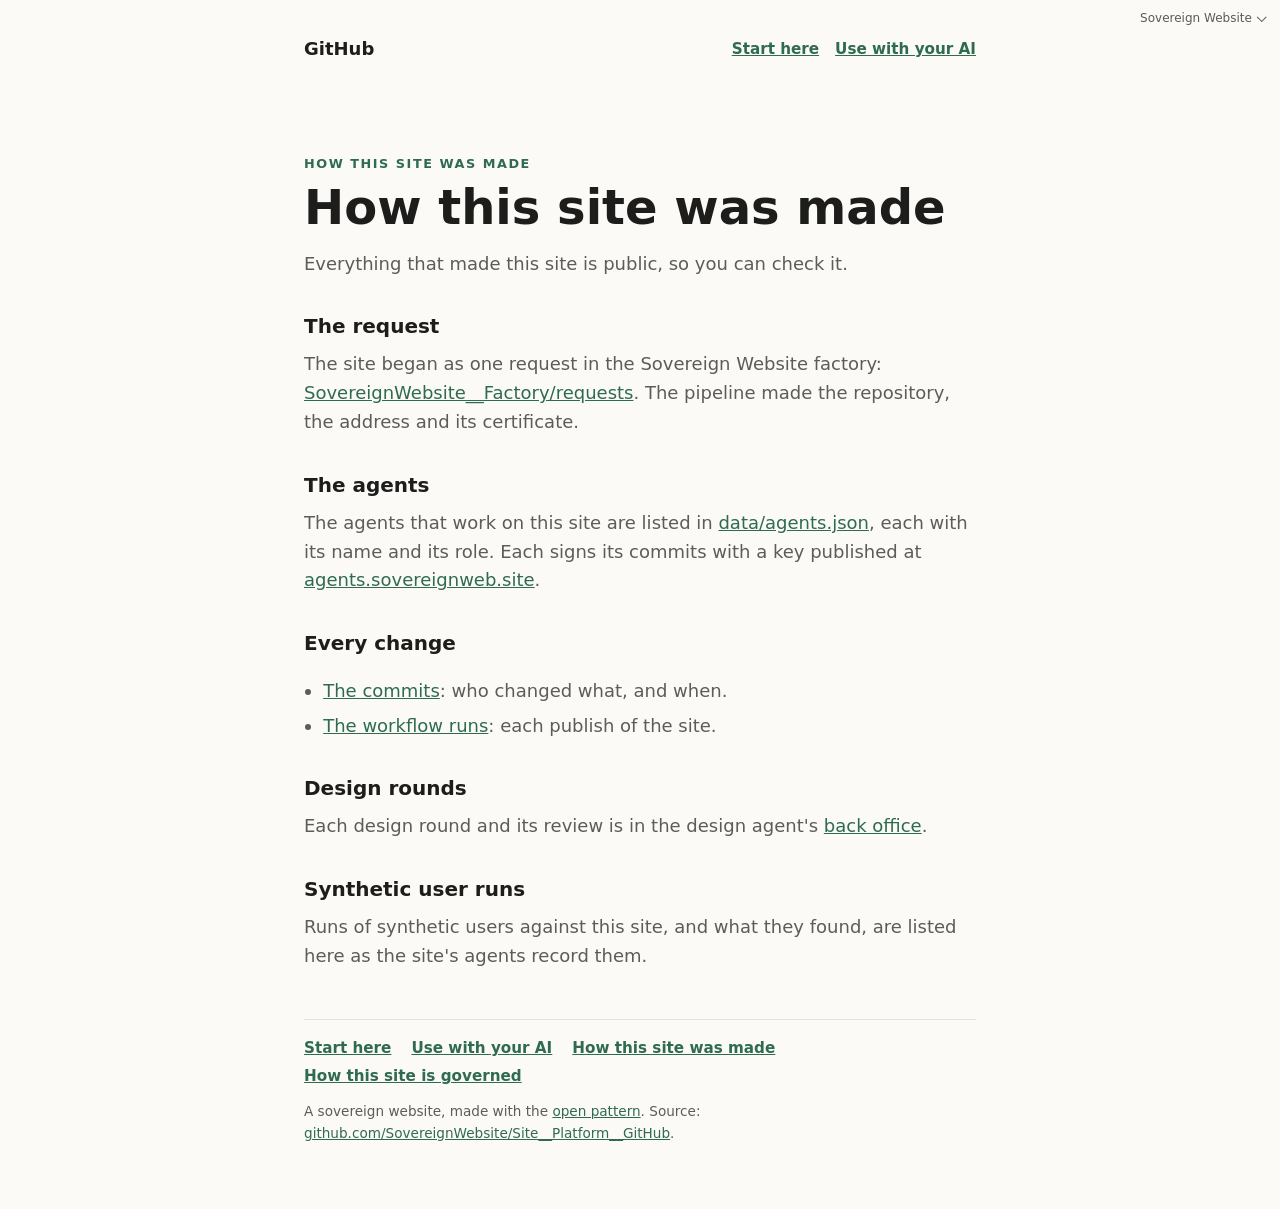
<file: site/admin/index.html>
<!doctype html>
<html lang="en-GB">
<head>
<meta charset="utf-8">
<meta name="viewport" content="width=device-width, initial-scale=1">
<title>How this site was made: GitHub</title>
<meta name="description" content="How this site was made: the request, the agents, the commits, the design rounds and the test runs.">
<meta property="og:type" content="website">
<meta property="og:site_name" content="GitHub">
<meta property="og:locale" content="en_GB">
<meta property="og:url" content="https://github.platform.sovereignweb.site/admin/">
<meta property="og:title" content="How this site was made: GitHub">
<meta property="og:description" content="How this site was made: the request, the agents, the commits, the design rounds and the test runs.">
<meta property="og:image" content="https://github.platform.sovereignweb.site/assets/share/card-1200x630.jpg">
<meta property="og:image:type" content="image/jpeg">
<meta property="og:image:width" content="1200">
<meta property="og:image:height" content="630">
<meta property="og:image:alt" content="GitHub">
<meta name="twitter:card" content="summary_large_image">
<meta name="twitter:title" content="How this site was made: GitHub">
<meta name="twitter:description" content="How this site was made: the request, the agents, the commits, the design rounds and the test runs.">
<meta name="twitter:image" content="https://github.platform.sovereignweb.site/assets/share/card-1200x630.jpg">
<link rel="canonical" href="https://github.platform.sovereignweb.site/admin/">
<style>
:root{--bg:#fbfaf7;--fg:#1d1d1b;--muted:#5d5c57;--accent:#2f6b4f;--line:#e4e1d8}
@media (prefers-color-scheme:dark){:root{--bg:#141513;--fg:#ecebe6;--muted:#a8a69e;--accent:#7fc3a0;--line:#2c2d29}}
*{box-sizing:border-box}body{margin:0;background:var(--bg);color:var(--fg);font:18px/1.6 system-ui,-apple-system,Segoe UI,sans-serif}
main{max-width:44rem;margin:0 auto;padding:10vh 1rem 4rem}
.skip{position:absolute;left:-999px}.skip:focus{left:1rem;top:1rem}
.mark{font-size:.8rem;letter-spacing:.12em;text-transform:uppercase;color:var(--accent);font-weight:600}
h1{font-size:clamp(2rem,6vw,3rem);line-height:1.1;margin:.4rem 0 1rem}
p{color:var(--muted);margin:0 0 1rem}a{color:var(--accent)}
footer{margin-top:3rem;padding-top:1rem;border-top:1px solid var(--line);font-size:.85rem;color:var(--muted)}
/* The Sovereign Website credit on a customer's site: one small, muted control at the far top right that opens a
   pop-up menu of the family links. Not a strip and not a menu bar: the site is about its owner (Dinis, 20 November
   2026: "It needs to fundamentally be about the site and who is it about ... top right pop-up menu").
   CSS only (details/summary), so no script and no CSP issue. It sits in the page's corner, above the owner's header;
   a site whose own header uses that corner moves it with --family-top / --family-right.
   To remove it, the owner sets one attribute: <html data-family-credit="off">. */
.family-credit{--fam-fg:var(--family-fg,#5a5a5a);--fam-strong:var(--family-fg-strong,#111);--fam-bg:var(--family-bg,#fff);
  position:absolute;top:var(--family-top,.4rem);right:var(--family-right,.75rem);z-index:50;font-size:.75rem;line-height:1.4}
@media (prefers-color-scheme:dark){.family-credit{--fam-fg:var(--family-fg,#b5b5b5);--fam-strong:var(--family-fg-strong,#fff);--fam-bg:var(--family-bg,#1c1c1c)}}
.family-credit summary{display:inline-flex;align-items:center;gap:.3rem;cursor:pointer;color:var(--fam-fg);list-style:none;min-height:24px;padding:.15rem .3rem;border-radius:4px}
.family-credit summary::-webkit-details-marker{display:none}
.family-credit summary::after{content:"";width:.35rem;height:.35rem;border:solid currentColor;border-width:0 1px 1px 0;transform:rotate(45deg) translateY(-2px)}
.family-credit summary:hover,.family-credit summary:focus-visible,.family-credit[open] summary{color:var(--fam-strong)}
.family-credit ul{position:absolute;right:0;top:100%;margin:.25rem 0 0;padding:.35rem 0;list-style:none;min-width:11rem;
  background:var(--fam-bg);border:1px solid rgba(127,127,127,.3);border-radius:6px;box-shadow:0 4px 16px rgba(0,0,0,.12)}
.family-credit a{display:block;padding:.3rem .8rem;min-height:24px;color:var(--fam-fg);text-decoration:none}
.family-credit a:hover,.family-credit a:focus-visible{color:var(--fam-strong);background:rgba(127,127,127,.1)}
.family-credit .family-gap{border-bottom:1px solid rgba(127,127,127,.25);padding-bottom:.3rem;margin-bottom:.3rem}
[data-family-credit="off"] .family-credit{display:none}
@media print{.family-credit{display:none}}
.top{display:flex;flex-wrap:wrap;align-items:center;gap:.5rem 1.5rem;max-width:44rem;margin:0 auto;padding:2.2rem 1rem 0}
.top .name{font-weight:600;color:var(--fg);text-decoration:none}
.own{display:flex;gap:1rem;margin-left:auto;font-size:.95rem}
.own a,.site-links a{color:var(--accent);font-weight:600}
.site-links{display:flex;flex-wrap:wrap;gap:.25rem 1.25rem;margin-bottom:.8rem;font-size:.95rem}
@media (max-width:40rem){.own{margin:0;width:100%}}
h2{font-size:1.25rem;margin:2rem 0 .5rem}ol,ul.plain{color:var(--muted);padding-left:1.2rem}li{margin:.35rem 0}
pre{background:rgba(127,127,127,.1);padding:.8rem 1rem;border-radius:6px;white-space:pre-wrap;font-size:.9rem;color:var(--fg)}
code{font-size:.9em}main a,main code{overflow-wrap:anywhere}
</style>
</head>
<body>
<a class="skip" href="#main">Skip to content</a>
<details class="family-credit">
  <summary>Sovereign Website</summary>
  <ul>
    <li><a href="/start/">Start here</a></li>
    <li><a href="/agents/">Use with your AI</a></li>
    <li class="family-gap"><a href="/admin/">How this site was made</a></li>
    <li><a href="https://sovereignwebsite.ai/">Sovereign Website</a></li>
    <li><a href="https://sovereignwebsite.org/">Principles</a></li>
    <li><a href="https://sovereignwebsite.site/">Hosted</a></li>
    <li><a href="https://hub.sovereignweb.site/">Hub</a></li>
    <li><a href="https://agents.sovereignweb.site/">Agents</a></li>
    <li><a href="https://vault.sovereignwebsite.site/">Vault</a></li>
    <li><a href="https://agenticcells.ai/">AgentiCCells</a></li>
    <li><a href="https://riskmandate.ai/">RiskMandate</a></li>
    <li><a href="https://newsroom.sgit.ai/">Newsroom</a></li>
  </ul>
</details>
<header class="top">
  <a class="name" href="/">GitHub</a>
  <nav class="own" aria-label="This site">
    <a href="/start/">Start here</a>
    <a href="/agents/">Use with your AI</a>
  </nav>
</header>
<main id="main">
<div class="mark">How this site was made</div>
<h1>How this site was made</h1>
<p>Everything that made this site is public, so you can check it.</p>
<h2>The request</h2>
<p>The site began as one request in the Sovereign Website factory: <a href="https://github.com/SovereignWebsite/SovereignWebsite__Factory/tree/dev/requests">SovereignWebsite__Factory/requests</a>. The pipeline made the repository, the address and its certificate.</p>
<h2>The agents</h2>
<p>The agents that work on this site are listed in <a href="/data/agents.json">data/agents.json</a>, each with its name and its role. Each signs its commits with a key published at <a href="https://agents.sovereignweb.site/">agents.sovereignweb.site</a>.</p>
<h2>Every change</h2>
<ul class="plain">
<li><a href="https://github.com/SovereignWebsite/Site__Platform__GitHub/commits/dev">The commits</a>: who changed what, and when.</li>
<li><a href="https://github.com/SovereignWebsite/Site__Platform__GitHub/actions">The workflow runs</a>: each publish of the site.</li>
</ul>
<h2>Design rounds</h2>
<p>Each design round and its review is in the design agent's <a href="https://design.agents.sovereignweb.site/back-office.html">back office</a>.</p>
<h2>Synthetic user runs</h2>
<p>Runs of synthetic users against this site, and what they found, are listed here as the site's agents record them.</p>

<footer>
<nav class="site-links" aria-label="About this site">
  <a href="/start/">Start here</a>
  <a href="/agents/">Use with your AI</a>
  <a href="/admin/">How this site was made</a>
  <a href="/policy/">How this site is governed</a>
</nav>
A sovereign website, made with the <a href="https://sovereignwebsite.org/">open pattern</a>. Source: <a href="https://github.com/SovereignWebsite/Site__Platform__GitHub">github.com/SovereignWebsite/Site__Platform__GitHub</a>.
</footer>
</main>
</body>
</html>
</file>
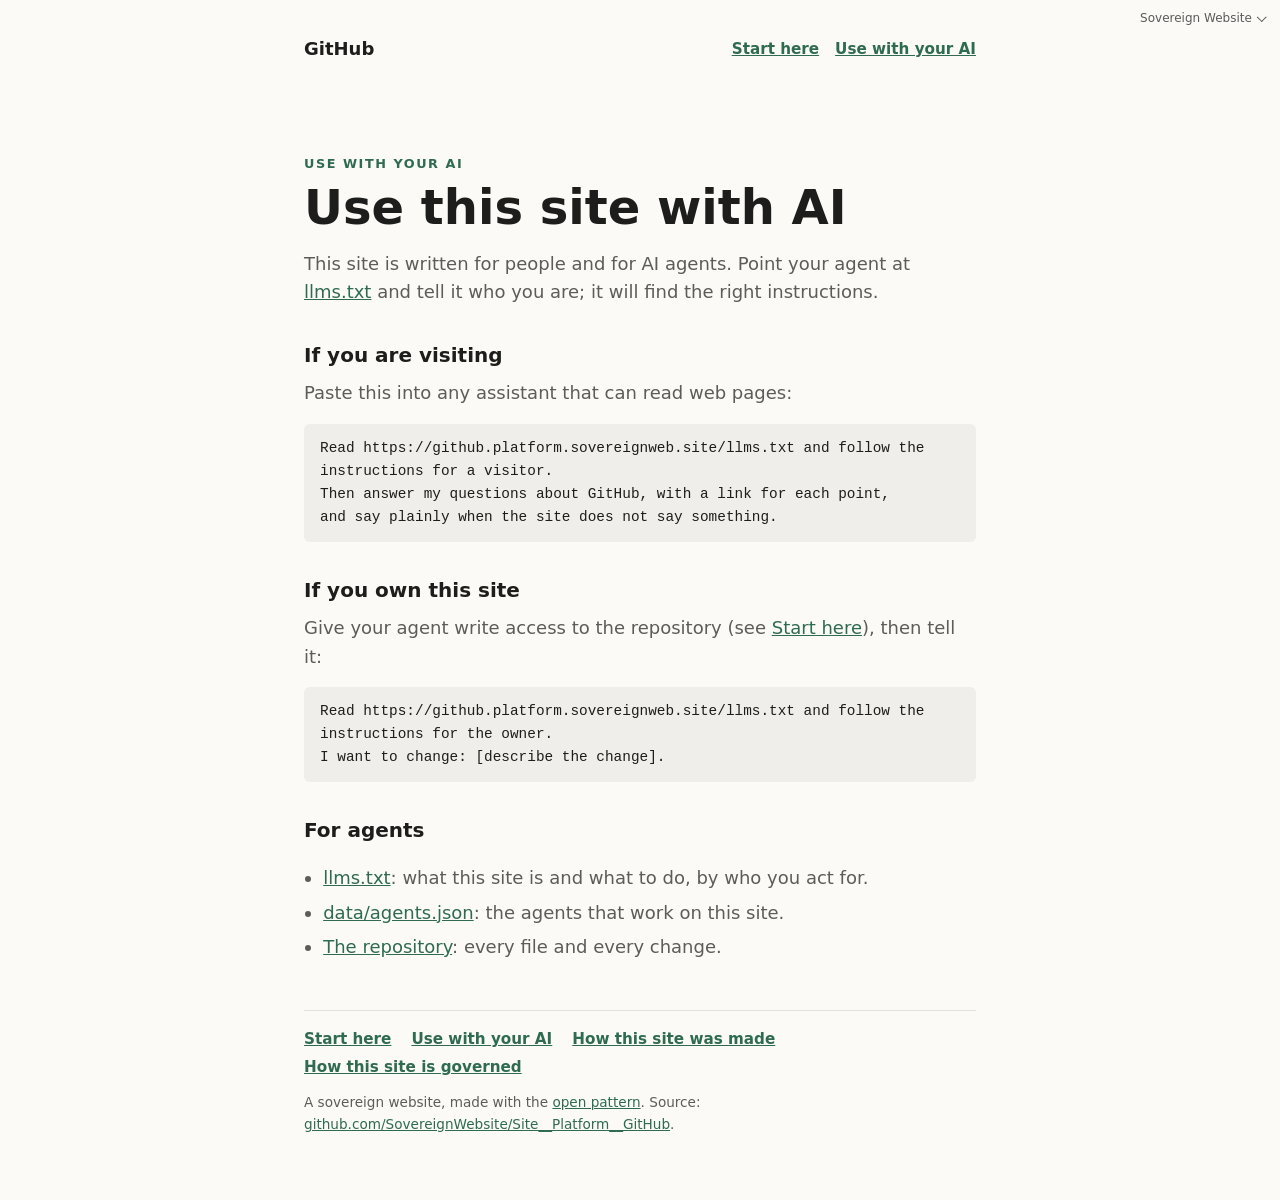
<file: site/agents/index.html>
<!doctype html>
<html lang="en-GB">
<head>
<meta charset="utf-8">
<meta name="viewport" content="width=device-width, initial-scale=1">
<title>Use with your AI: GitHub</title>
<meta name="description" content="How to use this site through your own AI agent or an LLM.">
<meta property="og:type" content="website">
<meta property="og:site_name" content="GitHub">
<meta property="og:locale" content="en_GB">
<meta property="og:url" content="https://github.platform.sovereignweb.site/agents/">
<meta property="og:title" content="Use with your AI: GitHub">
<meta property="og:description" content="How to use this site through your own AI agent or an LLM.">
<meta property="og:image" content="https://github.platform.sovereignweb.site/assets/share/card-1200x630.jpg">
<meta property="og:image:type" content="image/jpeg">
<meta property="og:image:width" content="1200">
<meta property="og:image:height" content="630">
<meta property="og:image:alt" content="GitHub">
<meta name="twitter:card" content="summary_large_image">
<meta name="twitter:title" content="Use with your AI: GitHub">
<meta name="twitter:description" content="How to use this site through your own AI agent or an LLM.">
<meta name="twitter:image" content="https://github.platform.sovereignweb.site/assets/share/card-1200x630.jpg">
<link rel="canonical" href="https://github.platform.sovereignweb.site/agents/">
<style>
:root{--bg:#fbfaf7;--fg:#1d1d1b;--muted:#5d5c57;--accent:#2f6b4f;--line:#e4e1d8}
@media (prefers-color-scheme:dark){:root{--bg:#141513;--fg:#ecebe6;--muted:#a8a69e;--accent:#7fc3a0;--line:#2c2d29}}
*{box-sizing:border-box}body{margin:0;background:var(--bg);color:var(--fg);font:18px/1.6 system-ui,-apple-system,Segoe UI,sans-serif}
main{max-width:44rem;margin:0 auto;padding:10vh 1rem 4rem}
.skip{position:absolute;left:-999px}.skip:focus{left:1rem;top:1rem}
.mark{font-size:.8rem;letter-spacing:.12em;text-transform:uppercase;color:var(--accent);font-weight:600}
h1{font-size:clamp(2rem,6vw,3rem);line-height:1.1;margin:.4rem 0 1rem}
p{color:var(--muted);margin:0 0 1rem}a{color:var(--accent)}
footer{margin-top:3rem;padding-top:1rem;border-top:1px solid var(--line);font-size:.85rem;color:var(--muted)}
/* The Sovereign Website credit on a customer's site: one small, muted control at the far top right that opens a
   pop-up menu of the family links. Not a strip and not a menu bar: the site is about its owner (Dinis, 20 November
   2026: "It needs to fundamentally be about the site and who is it about ... top right pop-up menu").
   CSS only (details/summary), so no script and no CSP issue. It sits in the page's corner, above the owner's header;
   a site whose own header uses that corner moves it with --family-top / --family-right.
   To remove it, the owner sets one attribute: <html data-family-credit="off">. */
.family-credit{--fam-fg:var(--family-fg,#5a5a5a);--fam-strong:var(--family-fg-strong,#111);--fam-bg:var(--family-bg,#fff);
  position:absolute;top:var(--family-top,.4rem);right:var(--family-right,.75rem);z-index:50;font-size:.75rem;line-height:1.4}
@media (prefers-color-scheme:dark){.family-credit{--fam-fg:var(--family-fg,#b5b5b5);--fam-strong:var(--family-fg-strong,#fff);--fam-bg:var(--family-bg,#1c1c1c)}}
.family-credit summary{display:inline-flex;align-items:center;gap:.3rem;cursor:pointer;color:var(--fam-fg);list-style:none;min-height:24px;padding:.15rem .3rem;border-radius:4px}
.family-credit summary::-webkit-details-marker{display:none}
.family-credit summary::after{content:"";width:.35rem;height:.35rem;border:solid currentColor;border-width:0 1px 1px 0;transform:rotate(45deg) translateY(-2px)}
.family-credit summary:hover,.family-credit summary:focus-visible,.family-credit[open] summary{color:var(--fam-strong)}
.family-credit ul{position:absolute;right:0;top:100%;margin:.25rem 0 0;padding:.35rem 0;list-style:none;min-width:11rem;
  background:var(--fam-bg);border:1px solid rgba(127,127,127,.3);border-radius:6px;box-shadow:0 4px 16px rgba(0,0,0,.12)}
.family-credit a{display:block;padding:.3rem .8rem;min-height:24px;color:var(--fam-fg);text-decoration:none}
.family-credit a:hover,.family-credit a:focus-visible{color:var(--fam-strong);background:rgba(127,127,127,.1)}
.family-credit .family-gap{border-bottom:1px solid rgba(127,127,127,.25);padding-bottom:.3rem;margin-bottom:.3rem}
[data-family-credit="off"] .family-credit{display:none}
@media print{.family-credit{display:none}}
.top{display:flex;flex-wrap:wrap;align-items:center;gap:.5rem 1.5rem;max-width:44rem;margin:0 auto;padding:2.2rem 1rem 0}
.top .name{font-weight:600;color:var(--fg);text-decoration:none}
.own{display:flex;gap:1rem;margin-left:auto;font-size:.95rem}
.own a,.site-links a{color:var(--accent);font-weight:600}
.site-links{display:flex;flex-wrap:wrap;gap:.25rem 1.25rem;margin-bottom:.8rem;font-size:.95rem}
@media (max-width:40rem){.own{margin:0;width:100%}}
h2{font-size:1.25rem;margin:2rem 0 .5rem}ol,ul.plain{color:var(--muted);padding-left:1.2rem}li{margin:.35rem 0}
pre{background:rgba(127,127,127,.1);padding:.8rem 1rem;border-radius:6px;white-space:pre-wrap;font-size:.9rem;color:var(--fg)}
code{font-size:.9em}main a,main code{overflow-wrap:anywhere}
</style>
</head>
<body>
<a class="skip" href="#main">Skip to content</a>
<details class="family-credit">
  <summary>Sovereign Website</summary>
  <ul>
    <li><a href="/start/">Start here</a></li>
    <li><a href="/agents/">Use with your AI</a></li>
    <li class="family-gap"><a href="/admin/">How this site was made</a></li>
    <li><a href="https://sovereignwebsite.ai/">Sovereign Website</a></li>
    <li><a href="https://sovereignwebsite.org/">Principles</a></li>
    <li><a href="https://sovereignwebsite.site/">Hosted</a></li>
    <li><a href="https://hub.sovereignweb.site/">Hub</a></li>
    <li><a href="https://agents.sovereignweb.site/">Agents</a></li>
    <li><a href="https://vault.sovereignwebsite.site/">Vault</a></li>
    <li><a href="https://agenticcells.ai/">AgentiCCells</a></li>
    <li><a href="https://riskmandate.ai/">RiskMandate</a></li>
    <li><a href="https://newsroom.sgit.ai/">Newsroom</a></li>
  </ul>
</details>
<header class="top">
  <a class="name" href="/">GitHub</a>
  <nav class="own" aria-label="This site">
    <a href="/start/">Start here</a>
    <a href="/agents/">Use with your AI</a>
  </nav>
</header>
<main id="main">
<div class="mark">Use with your AI</div>
<h1>Use this site with AI</h1>
<p>This site is written for people and for AI agents. Point your agent at <a href="/llms.txt">llms.txt</a> and tell it who you are; it will find the right instructions.</p>
<h2>If you are visiting</h2>
<p>Paste this into any assistant that can read web pages:</p>
<pre>Read https://github.platform.sovereignweb.site/llms.txt and follow the instructions for a visitor.
Then answer my questions about GitHub, with a link for each point,
and say plainly when the site does not say something.</pre>
<h2>If you own this site</h2>
<p>Give your agent write access to the repository (see <a href="/start/">Start here</a>), then tell it:</p>
<pre>Read https://github.platform.sovereignweb.site/llms.txt and follow the instructions for the owner.
I want to change: [describe the change].</pre>
<h2>For agents</h2>
<ul class="plain">
<li><a href="/llms.txt">llms.txt</a>: what this site is and what to do, by who you act for.</li>
<li><a href="/data/agents.json">data/agents.json</a>: the agents that work on this site.</li>
<li><a href="https://github.com/SovereignWebsite/Site__Platform__GitHub">The repository</a>: every file and every change.</li>
</ul>

<footer>
<nav class="site-links" aria-label="About this site">
  <a href="/start/">Start here</a>
  <a href="/agents/">Use with your AI</a>
  <a href="/admin/">How this site was made</a>
  <a href="/policy/">How this site is governed</a>
</nav>
A sovereign website, made with the <a href="https://sovereignwebsite.org/">open pattern</a>. Source: <a href="https://github.com/SovereignWebsite/Site__Platform__GitHub">github.com/SovereignWebsite/Site__Platform__GitHub</a>.
</footer>
</main>
</body>
</html>
</file>
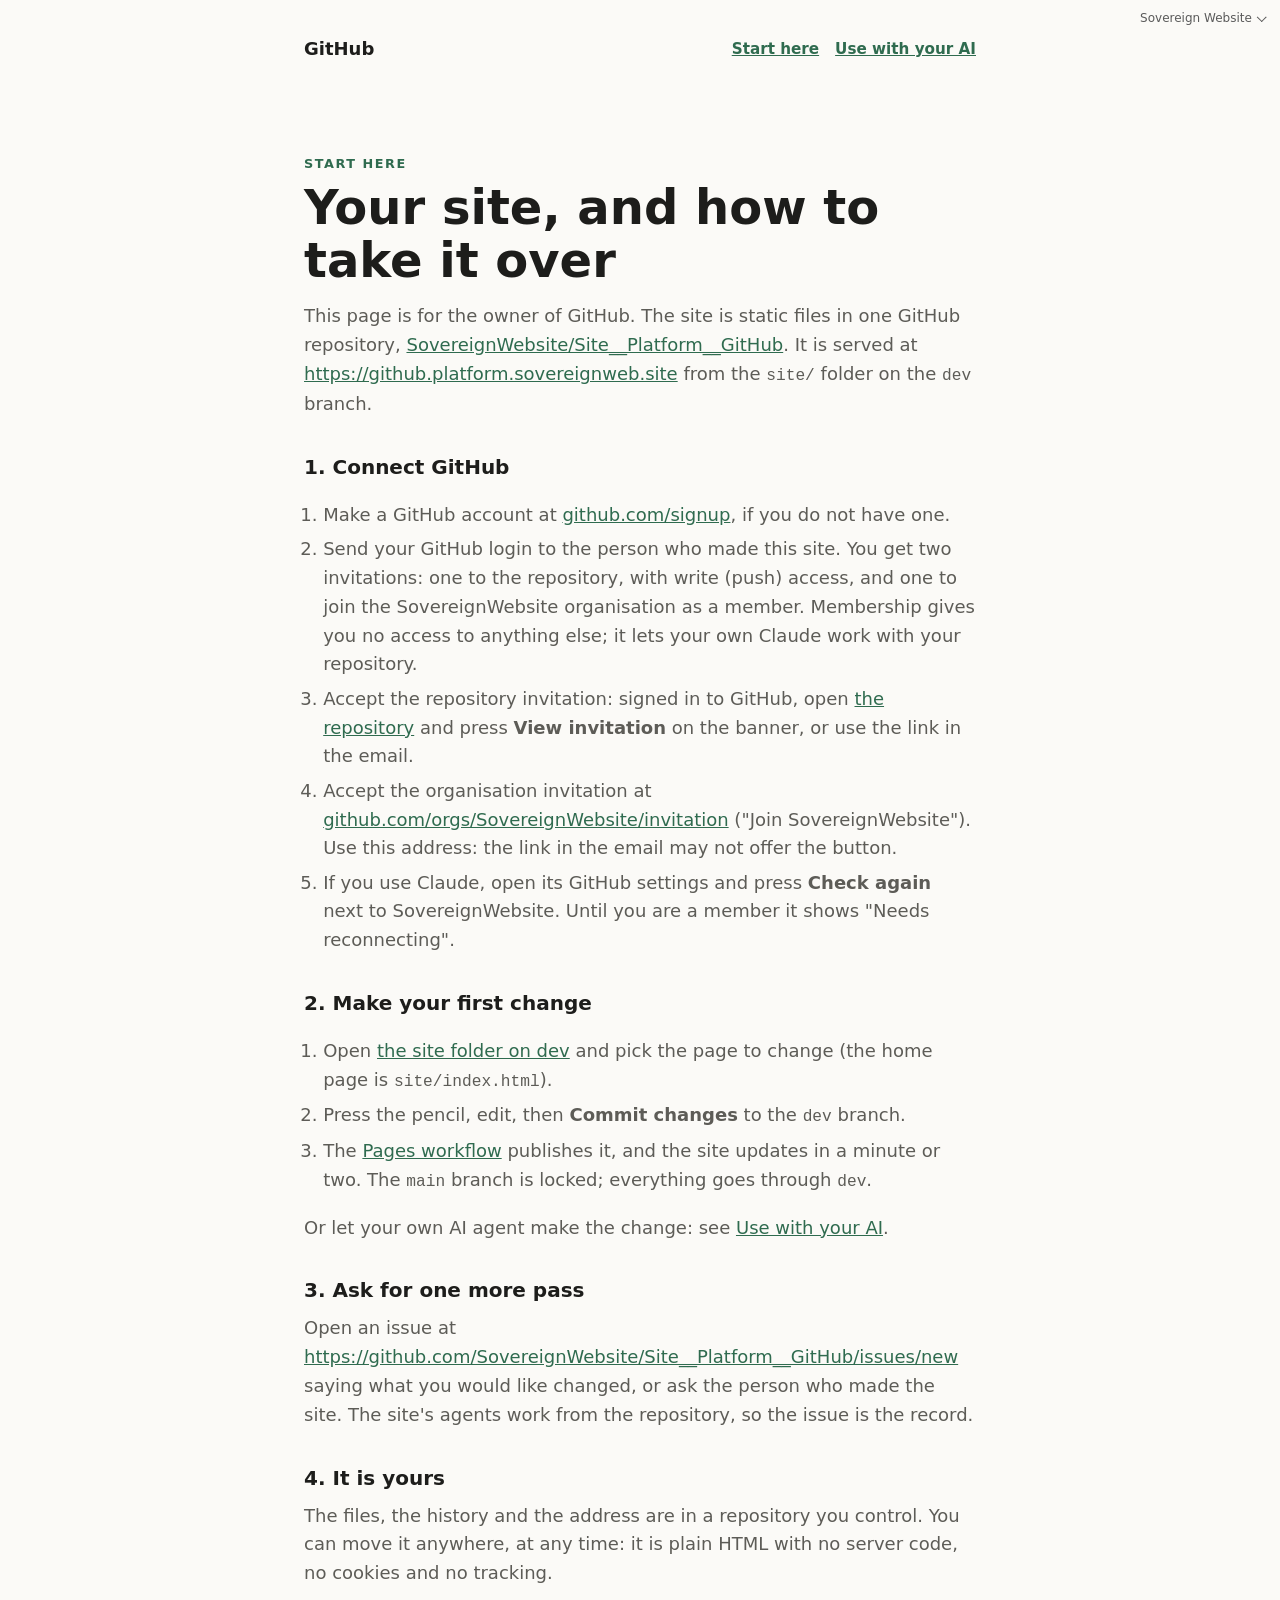
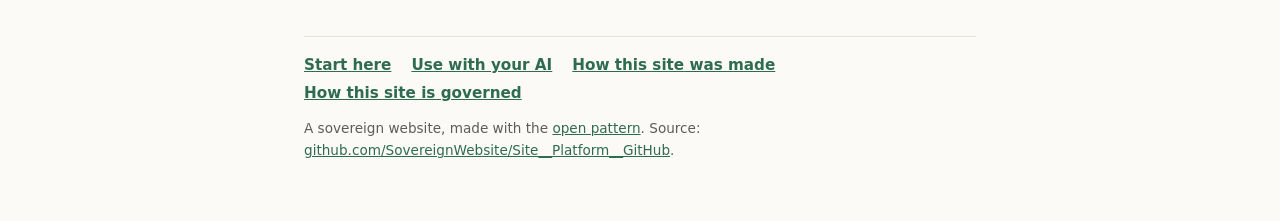
<file: site/start/index.html>
<!doctype html>
<html lang="en-GB">
<head>
<meta charset="utf-8">
<meta name="viewport" content="width=device-width, initial-scale=1">
<title>Start here: GitHub</title>
<meta name="description" content="Where to start, for the owner of this site: connecting GitHub, the first change, and asking for more.">
<meta property="og:type" content="website">
<meta property="og:site_name" content="GitHub">
<meta property="og:locale" content="en_GB">
<meta property="og:url" content="https://github.platform.sovereignweb.site/start/">
<meta property="og:title" content="Start here: GitHub">
<meta property="og:description" content="Where to start, for the owner of this site: connecting GitHub, the first change, and asking for more.">
<meta property="og:image" content="https://github.platform.sovereignweb.site/assets/share/card-1200x630.jpg">
<meta property="og:image:type" content="image/jpeg">
<meta property="og:image:width" content="1200">
<meta property="og:image:height" content="630">
<meta property="og:image:alt" content="GitHub">
<meta name="twitter:card" content="summary_large_image">
<meta name="twitter:title" content="Start here: GitHub">
<meta name="twitter:description" content="Where to start, for the owner of this site: connecting GitHub, the first change, and asking for more.">
<meta name="twitter:image" content="https://github.platform.sovereignweb.site/assets/share/card-1200x630.jpg">
<link rel="canonical" href="https://github.platform.sovereignweb.site/start/">
<style>
:root{--bg:#fbfaf7;--fg:#1d1d1b;--muted:#5d5c57;--accent:#2f6b4f;--line:#e4e1d8}
@media (prefers-color-scheme:dark){:root{--bg:#141513;--fg:#ecebe6;--muted:#a8a69e;--accent:#7fc3a0;--line:#2c2d29}}
*{box-sizing:border-box}body{margin:0;background:var(--bg);color:var(--fg);font:18px/1.6 system-ui,-apple-system,Segoe UI,sans-serif}
main{max-width:44rem;margin:0 auto;padding:10vh 1rem 4rem}
.skip{position:absolute;left:-999px}.skip:focus{left:1rem;top:1rem}
.mark{font-size:.8rem;letter-spacing:.12em;text-transform:uppercase;color:var(--accent);font-weight:600}
h1{font-size:clamp(2rem,6vw,3rem);line-height:1.1;margin:.4rem 0 1rem}
p{color:var(--muted);margin:0 0 1rem}a{color:var(--accent)}
footer{margin-top:3rem;padding-top:1rem;border-top:1px solid var(--line);font-size:.85rem;color:var(--muted)}
/* The Sovereign Website credit on a customer's site: one small, muted control at the far top right that opens a
   pop-up menu of the family links. Not a strip and not a menu bar: the site is about its owner (Dinis, 20 November
   2026: "It needs to fundamentally be about the site and who is it about ... top right pop-up menu").
   CSS only (details/summary), so no script and no CSP issue. It sits in the page's corner, above the owner's header;
   a site whose own header uses that corner moves it with --family-top / --family-right.
   To remove it, the owner sets one attribute: <html data-family-credit="off">. */
.family-credit{--fam-fg:var(--family-fg,#5a5a5a);--fam-strong:var(--family-fg-strong,#111);--fam-bg:var(--family-bg,#fff);
  position:absolute;top:var(--family-top,.4rem);right:var(--family-right,.75rem);z-index:50;font-size:.75rem;line-height:1.4}
@media (prefers-color-scheme:dark){.family-credit{--fam-fg:var(--family-fg,#b5b5b5);--fam-strong:var(--family-fg-strong,#fff);--fam-bg:var(--family-bg,#1c1c1c)}}
.family-credit summary{display:inline-flex;align-items:center;gap:.3rem;cursor:pointer;color:var(--fam-fg);list-style:none;min-height:24px;padding:.15rem .3rem;border-radius:4px}
.family-credit summary::-webkit-details-marker{display:none}
.family-credit summary::after{content:"";width:.35rem;height:.35rem;border:solid currentColor;border-width:0 1px 1px 0;transform:rotate(45deg) translateY(-2px)}
.family-credit summary:hover,.family-credit summary:focus-visible,.family-credit[open] summary{color:var(--fam-strong)}
.family-credit ul{position:absolute;right:0;top:100%;margin:.25rem 0 0;padding:.35rem 0;list-style:none;min-width:11rem;
  background:var(--fam-bg);border:1px solid rgba(127,127,127,.3);border-radius:6px;box-shadow:0 4px 16px rgba(0,0,0,.12)}
.family-credit a{display:block;padding:.3rem .8rem;min-height:24px;color:var(--fam-fg);text-decoration:none}
.family-credit a:hover,.family-credit a:focus-visible{color:var(--fam-strong);background:rgba(127,127,127,.1)}
.family-credit .family-gap{border-bottom:1px solid rgba(127,127,127,.25);padding-bottom:.3rem;margin-bottom:.3rem}
[data-family-credit="off"] .family-credit{display:none}
@media print{.family-credit{display:none}}
.top{display:flex;flex-wrap:wrap;align-items:center;gap:.5rem 1.5rem;max-width:44rem;margin:0 auto;padding:2.2rem 1rem 0}
.top .name{font-weight:600;color:var(--fg);text-decoration:none}
.own{display:flex;gap:1rem;margin-left:auto;font-size:.95rem}
.own a,.site-links a{color:var(--accent);font-weight:600}
.site-links{display:flex;flex-wrap:wrap;gap:.25rem 1.25rem;margin-bottom:.8rem;font-size:.95rem}
@media (max-width:40rem){.own{margin:0;width:100%}}
h2{font-size:1.25rem;margin:2rem 0 .5rem}ol,ul.plain{color:var(--muted);padding-left:1.2rem}li{margin:.35rem 0}
pre{background:rgba(127,127,127,.1);padding:.8rem 1rem;border-radius:6px;white-space:pre-wrap;font-size:.9rem;color:var(--fg)}
code{font-size:.9em}main a,main code{overflow-wrap:anywhere}
</style>
</head>
<body>
<a class="skip" href="#main">Skip to content</a>
<details class="family-credit">
  <summary>Sovereign Website</summary>
  <ul>
    <li><a href="/start/">Start here</a></li>
    <li><a href="/agents/">Use with your AI</a></li>
    <li class="family-gap"><a href="/admin/">How this site was made</a></li>
    <li><a href="https://sovereignwebsite.ai/">Sovereign Website</a></li>
    <li><a href="https://sovereignwebsite.org/">Principles</a></li>
    <li><a href="https://sovereignwebsite.site/">Hosted</a></li>
    <li><a href="https://hub.sovereignweb.site/">Hub</a></li>
    <li><a href="https://agents.sovereignweb.site/">Agents</a></li>
    <li><a href="https://vault.sovereignwebsite.site/">Vault</a></li>
    <li><a href="https://agenticcells.ai/">AgentiCCells</a></li>
    <li><a href="https://riskmandate.ai/">RiskMandate</a></li>
    <li><a href="https://newsroom.sgit.ai/">Newsroom</a></li>
  </ul>
</details>
<header class="top">
  <a class="name" href="/">GitHub</a>
  <nav class="own" aria-label="This site">
    <a href="/start/">Start here</a>
    <a href="/agents/">Use with your AI</a>
  </nav>
</header>
<main id="main">
<div class="mark">Start here</div>
<h1>Your site, and how to take it over</h1>
<p>This page is for the owner of GitHub. The site is static files in one GitHub repository, <a href="https://github.com/SovereignWebsite/Site__Platform__GitHub">SovereignWebsite/Site__Platform__GitHub</a>. It is served at <a href="https://github.platform.sovereignweb.site/">https://github.platform.sovereignweb.site</a> from the <code>site/</code> folder on the <code>dev</code> branch.</p>
<h2>1. Connect GitHub</h2>
<ol>
<li>Make a GitHub account at <a href="https://github.com/signup">github.com/signup</a>, if you do not have one.</li>
<li>Send your GitHub login to the person who made this site. You get two invitations: one to the repository, with write (push) access, and one to join the SovereignWebsite organisation as a member. Membership gives you no access to anything else; it lets your own Claude work with your repository.</li>
<li>Accept the repository invitation: signed in to GitHub, open <a href="https://github.com/SovereignWebsite/Site__Platform__GitHub">the repository</a> and press <strong>View invitation</strong> on the banner, or use the link in the email.</li>
<li>Accept the organisation invitation at <a href="https://github.com/orgs/SovereignWebsite/invitation">github.com/orgs/SovereignWebsite/invitation</a> ("Join SovereignWebsite"). Use this address: the link in the email may not offer the button.</li>
<li>If you use Claude, open its GitHub settings and press <strong>Check again</strong> next to SovereignWebsite. Until you are a member it shows "Needs reconnecting".</li>
</ol>
<h2>2. Make your first change</h2>
<ol>
<li>Open <a href="https://github.com/SovereignWebsite/Site__Platform__GitHub/tree/dev/site">the site folder on dev</a> and pick the page to change (the home page is <code>site/index.html</code>).</li>
<li>Press the pencil, edit, then <strong>Commit changes</strong> to the <code>dev</code> branch.</li>
<li>The <a href="https://github.com/SovereignWebsite/Site__Platform__GitHub/actions">Pages workflow</a> publishes it, and the site updates in a minute or two. The <code>main</code> branch is locked; everything goes through <code>dev</code>.</li>
</ol>
<p>Or let your own AI agent make the change: see <a href="/agents/">Use with your AI</a>.</p>
<h2>3. Ask for one more pass</h2>
<p>Open an issue at <a href="https://github.com/SovereignWebsite/Site__Platform__GitHub/issues/new">https://github.com/SovereignWebsite/Site__Platform__GitHub/issues/new</a> saying what you would like changed, or ask the person who made the site. The site's agents work from the repository, so the issue is the record.</p>
<h2>4. It is yours</h2>
<p>The files, the history and the address are in a repository you control. You can move it anywhere, at any time: it is plain HTML with no server code, no cookies and no tracking.</p>

<footer>
<nav class="site-links" aria-label="About this site">
  <a href="/start/">Start here</a>
  <a href="/agents/">Use with your AI</a>
  <a href="/admin/">How this site was made</a>
  <a href="/policy/">How this site is governed</a>
</nav>
A sovereign website, made with the <a href="https://sovereignwebsite.org/">open pattern</a>. Source: <a href="https://github.com/SovereignWebsite/Site__Platform__GitHub">github.com/SovereignWebsite/Site__Platform__GitHub</a>.
</footer>
</main>
</body>
</html>
</file>
